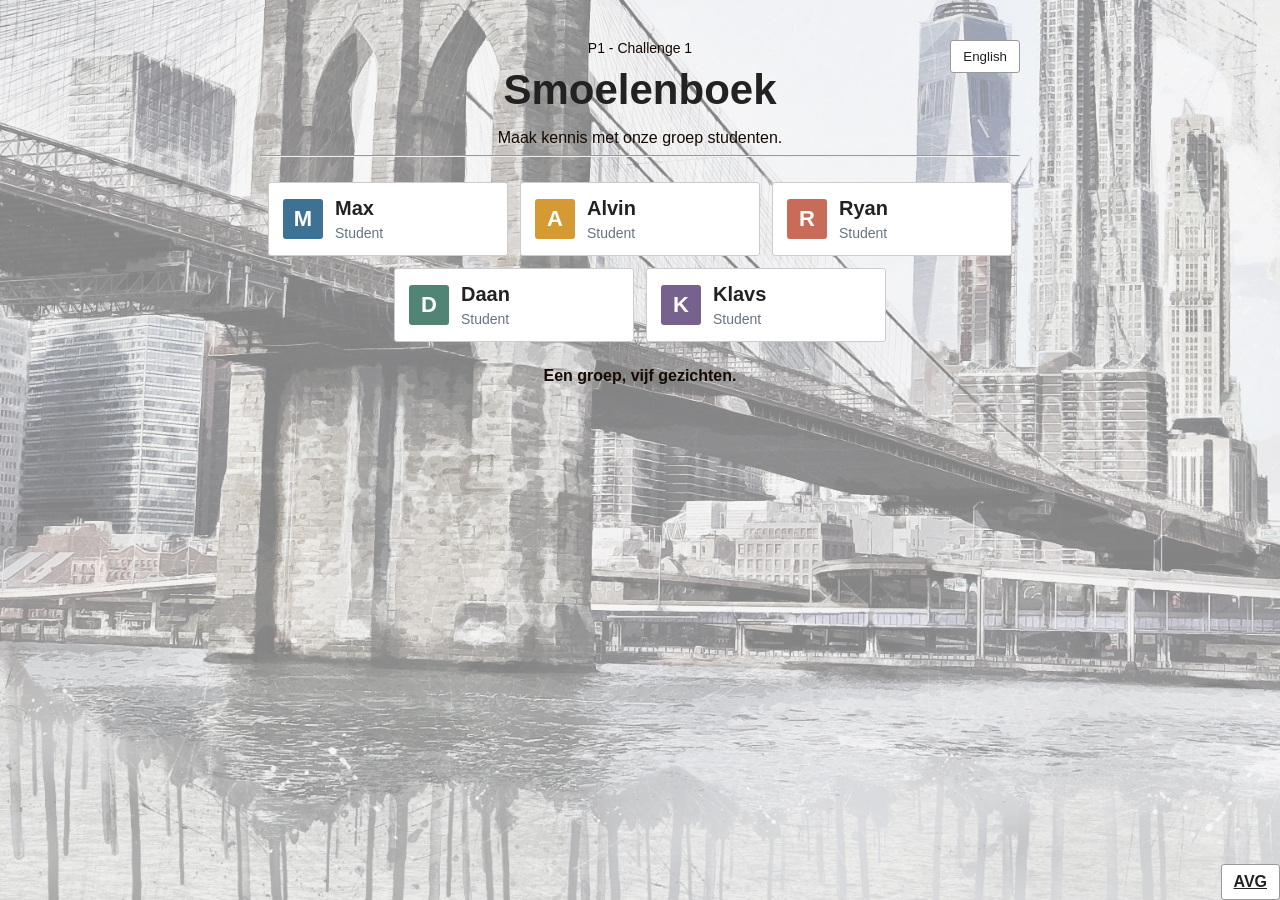
<file: index.html>
<!DOCTYPE html>
<html lang="nl">
    <head>
        <meta charset="UTF-8">
        <meta name="viewport" content="width=device-width, initial-scale=1.0">
        <title>Smoelenboek Challenge 1</title>
        <link rel="stylesheet" href="style.css">
    </head>
    <body>
        <main class="page">
            <header class="intro">
                <button id="language-button" class="button-base" onclick="changeLanguage()">English</button>
                <p class="eyebrow">P1 - Challenge 1</p>
                <h1>Smoelenboek</h1>
                <p class="intro-text" data-nl="Maak kennis met onze groep studenten." data-en="Meet our group of students.">Maak kennis met onze groep studenten.</p>
                <hr>
            </header>

            <section class="student-list" aria-label="Onze studenten">
                <a class="student-card card-blue" href="./max/max.html">
                    <div class="avatar">M</div>
                    <div>
                        <h2>Max</h2>
                        <p>Student</p>
                    </div>
                </a>
                <a class="student-card card-yellow" href="/alvin/prototype 5-10-2026.html">
                    <div class="avatar">A</div>
                    <div>
                        <h2>Alvin</h2>
                        <p>Student</p>
                    </div>
                </a>
                <a class="student-card card-coral" href="/ryan/index.html">
                    <div class="avatar">R</div>
                    <div>
                        <h2>Ryan</h2>
                        <p>Student</p>
                    </div>
                </a>
                <a class="student-card card-green" href="/daan/index.html">
                    <div class="avatar">D</div>
                    <div>
                        <h2>Daan</h2>
                        <p>Student</p>
                    </div>
                </a>
                <a class="student-card card-purple" href="/klavs/klavs.html">
                    <div class="avatar">K</div>
                    <div>
                        <h2>Klavs</h2>
                        <p>Student</p>
                    </div>
                </a>
            
                <img class="background-image" src="background.jpg" alt="" aria-hidden="true">
            </section>

            <footer data-nl="Een groep, vijf gezichten." data-en="One group, five faces.">Een groep, vijf gezichten.
                <a class="avg" href="/Privacyverklaring.txt">AVG</a>
            </footer>
        </main>
        <script>
            function changeLanguage() {
                const page = document.documentElement;
                const english = page.lang === "nl";
                page.lang = english ? "en" : "nl";
                document.querySelectorAll("[data-nl]").forEach(function (text) {
                    text.textContent = english ? text.dataset.en : text.dataset.nl;
                });
                document.getElementById("language-button").textContent = english ? "Nederlands" : "English";
            }
        </script>
    </body>
</html>
</file>
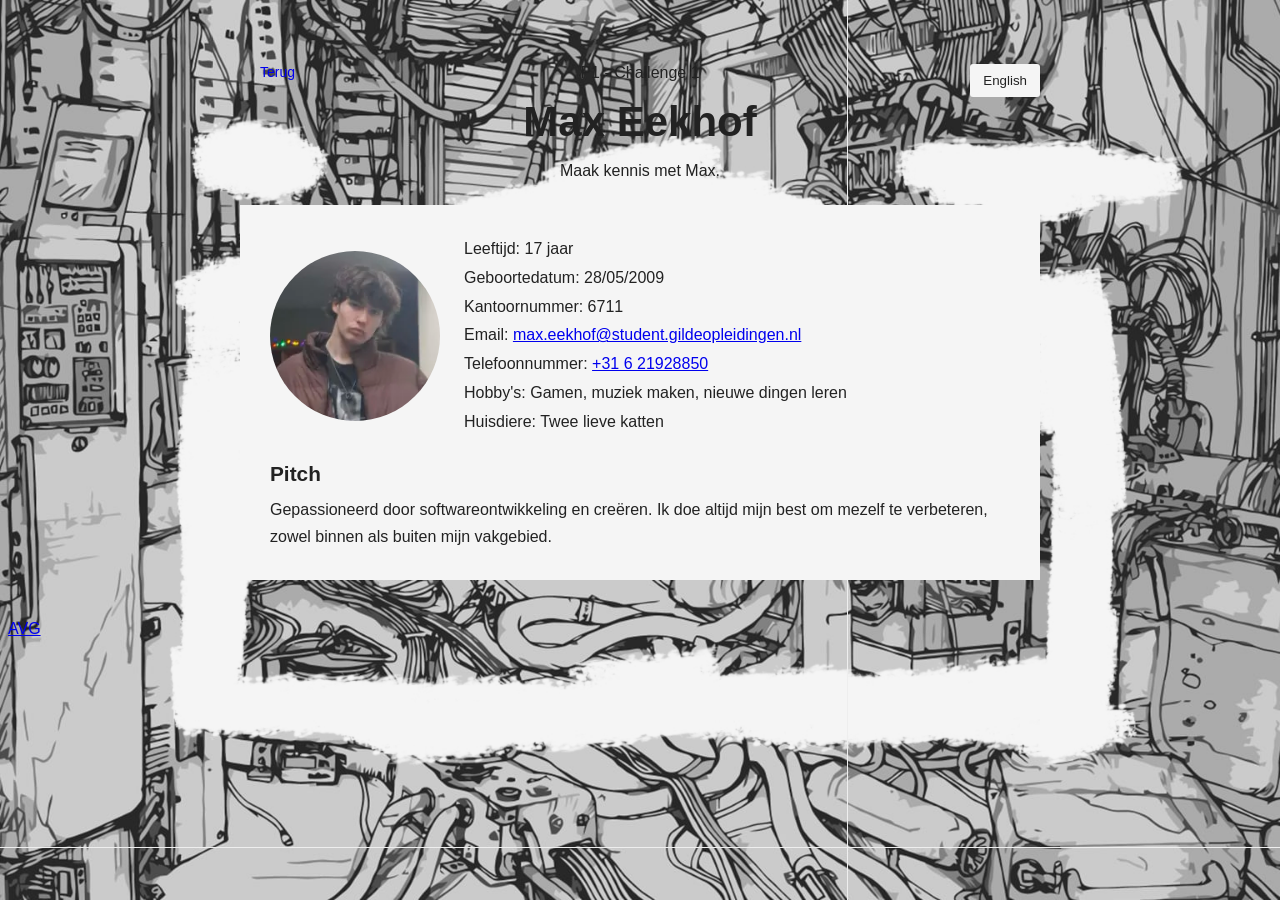
<file: max/max.html>
<!DOCTYPE html>
<html lang="nl">
    <head>
        <meta charset="UTF-8" />
        <meta name="viewport" content="width=device-width, initial-scale=1.0" />
        <title>Max</title>
        <link rel="stylesheet" href="./style.css" />
    </head>
    <body>
        <main class="profile-page">
            <header class="intro">
                <a class="back-button" href="../index.html" data-nl="Terug" data-en="Back">Terug</a>
                <button id="language-button" class="button-base" onclick="changeLanguage()">English</button>
                <p class="eyebrow" data-nl="P1 - Challenge 1" data-en="P1 - Challenge 1">P1 - Challenge 1</p>
                <h1>Max Eekhof</h1>
                <p class="intro-text" data-nl="Maak kennis met Max." data-en="Get to know Max.">Maak kennis met Max.</p>
            </header>

            <section class="profile-card">
                <div class="top">
                    <img class="profile-photo" src="profile.png" alt="Foto van Max" />

                    <div class="info">
                        <p class="details" data-nl="Leeftijd: 17 jaar<br>Geboortedatum: 28/05/2009<br>Kantoornummer: 6711<br>Email: <a href='mailto:max.eekhof@student.gildeopleidingen.nl'>max.eekhof@student.gildeopleidingen.nl</a><br>Telefoonnummer: <a href='tel:+31621928850'>+31 6 21928850</a><br>Hobby's: Gamen, muziek maken, nieuwe dingen leren<br>Huisdiere: Twee lieve katten" data-en="Age: 17 years<br>Date of birth: 28/05/2009<br>Office number: 6711<br>Email: <a href='mailto:max.eekhof@student.gildeopleidingen.nl'>max.eekhof@student.gildeopleidingen.nl</a><br>Phone number: <a href='tel:+31621928850'>+31 6 21928850</a><br>Hobbies: Gaming, making music, learning new things<br>Pets: Two lovely cats">Leeftijd: 17 jaar<br>Geboortedatum: 28/05/2009<br>Kantoornummer: 6711<br>Email: <a href="mailto:max.eekhof@student.gildeopleidingen.nl">max.eekhof@student.gildeopleidingen.nl</a><br>Telefoonnummer: <a href="tel:+31621928850">+31 6 21928850</a><br>Hobby's: Gamen, muziek maken, nieuwe dingen leren<br>Huisdiere: Twee lieve katten</p>
                    </div>
                </div>

                <h2>Pitch</h2>
                <p class="bio" data-nl="Gepassioneerd door softwareontwikkeling en creëren. Ik doe altijd mijn best om mezelf te verbeteren, zowel binnen als buiten mijn vakgebied." data-en="Passionate about software development and creating. Always trying my best to improve myself inside and outside of my profession.">Gepassioneerd door softwareontwikkeling en creëren. Ik doe altijd mijn best om mezelf te verbeteren, zowel binnen als buiten mijn vakgebied.</p>
            </section>
            <img class="background-image" src="background.jpg" alt="background" />
        </main>

        <footer>
            <a href="/Privacyverklaring.txt">AVG</a>
        </footer>

        <script>
            // Heb de language switcher gepakt van Stack Overflow, ik zou het zelf niet kunnen.
            function changeLanguage() {
                const page = document.documentElement;
                const english = page.lang === "nl";
                page.lang = english ? "en" : "nl";
                document.querySelectorAll("[data-nl]").forEach(function (text) {
                    text.innerHTML = english ? text.dataset.en : text.dataset.nl;
                });
                document.getElementById("language-button").textContent = english ? "Nederlands" : "English";
            }
        </script>
    </body>
</html>
</file>
<file: style.css>
* {
    box-sizing: border-box;
}

body {
    margin: 0;
    background: #eeeeee;
    color: #222222;
    font-family: Arial, sans-serif;
}

.page {
    max-width: 800px;
    margin: 0 auto;
    padding: 40px 20px;
}

.intro {
    position: relative;
    margin-bottom: 25px;
    text-align: center;
}

.button-base {
    padding: 8px 12px;
    border: 1px solid #999999;
    border-radius: 3px;
    background: white;
    color: #222222;
}

#language-button {
    position: absolute;
    top: 0;
    right: 0;
    cursor: pointer;
}

.eyebrow {
    margin: 0 0 10px;
    color: #150900;
    font-size: 14px;
}

h1 {
    margin: 0;
    font-size: 42px;
}

.intro-text {
    margin: 15px 0 0;
    color: #150900;
}

.student-list {
    display: flex;
    flex-wrap: wrap;
    gap: 12px;
    justify-content: center;
}

.background-image {
    position: fixed;
    top: 0;
    left: 0;
    width: 100%;
    height: 100%;
    z-index: -1;
    object-fit: cover;
    opacity: 0.45;
}

.avg {
    position: absolute;
    bottom: 0;
    right: 0;
    padding: 8px 12px;
    border: 1px solid #999999;
    border-radius: 3px;
    background: white;
    color: #222222;
}

.student-card {
    --avatar-color: #3d7294;
    display: flex;
    width: 240px;
    align-items: center;
    gap: 12px;
    padding: 14px;
    border: 1px solid #cccccc;
    border-radius: 3px;
    background: white;
    color: #222222;
    text-decoration: none;
}

.avatar {
    display: grid;
    width: 40px;
    height: 40px;
    flex-shrink: 0;
    place-items: center;
    border-radius: 3px;
    background: var(--avatar-color);
    color: white;
    font-size: 22px;
    font-weight: bold;
}

.student-card h2 {
    margin: 0 0 5px;
    font-size: 20px;
}

.student-card p {
    margin: 0;
    color: #667383;
    font-size: 14px;
}

.card-blue { --avatar-color: #3d7294; }
.card-yellow { --avatar-color: #d69a34; }
.card-coral { --avatar-color: #c96b59; }
.card-green { --avatar-color: #528475; }
.card-purple { --avatar-color: #76628c; }

footer {
    margin-top: 25px;
    color: #150900;
    font-size: 16px;
    text-align: center;
    font-weight: bold;
}

@media (max-width: 700px) {
    .page {
        padding-top: 35px;
    }

    h1 {
        font-size: 48px;
    }

    .student-list {
        display: block;
    }

    .student-card {
        width: 100%;
        margin-bottom: 16px;
    }
}
</file>
<file: max/style.css>
body {
    background: #eeeeee;
    color: #222222;
    font-family: Arial, sans-serif;
}

.profile-page {
    position: relative;
    max-width: 800px;
    margin: 0 auto;
    padding: 40px 20px;
}

.button-base {
    padding: 8px 12px;
    border: 1px solid #99999900;
    border-radius: 3px;
    background: #f5f5f5;
    color: #222222; 
}

.back-button {
    position: absolute;
    top: 0;
    left: 20px;
    text-decoration: none;
    font-size: 14px;
}

.intro {
    position: relative;
    margin-bottom: 25px;
    text-align: center;
}

#language-button {
    position: absolute;
    top: 0;
    right: 0;
    cursor: pointer;
}

.profile-card {
    background: #f5f5f5;
    padding: 30px;
}

.top {
    display: flex;
    align-items: center;
    gap: 24px;
    margin-bottom: 20px;
}

.background-image {
    position: fixed;
    top: 0;
    left: 0;
    width: 100%;
    height: 100%;
    object-fit: cover;
    opacity: 1;
    z-index: -1;
}

.profile-photo {
    width: 170px;
    height: 170px;
    object-fit: cover;
    border-radius: 50%;
    display: block;
}

.info {
    flex: 1;
    text-align: left;
}

h1 {
    margin: 0 0 10px;
    font-size: 42px;
}

.details {
    margin: 0;
    line-height: 1.8;
    font-size: 1rem;
}

h2 {
    margin-top: 25px;
    margin-bottom: 10px;
    font-size: 1.3rem;
}

.bio {
    margin: 0;
    line-height: 1.7;
    font-size: 1rem;
}

@media (max-width: 700px) {
    .top {
        flex-direction: column;
        text-align: center;
    }

    .back-button,
    .eyebrow,
    h1,
    footer a {
        background: #f5f5f5;
    }

    .eyebrow,
    h1 {
        display: inline-block;
    }

    .info {
        text-align: center;
    }
}
</file>
